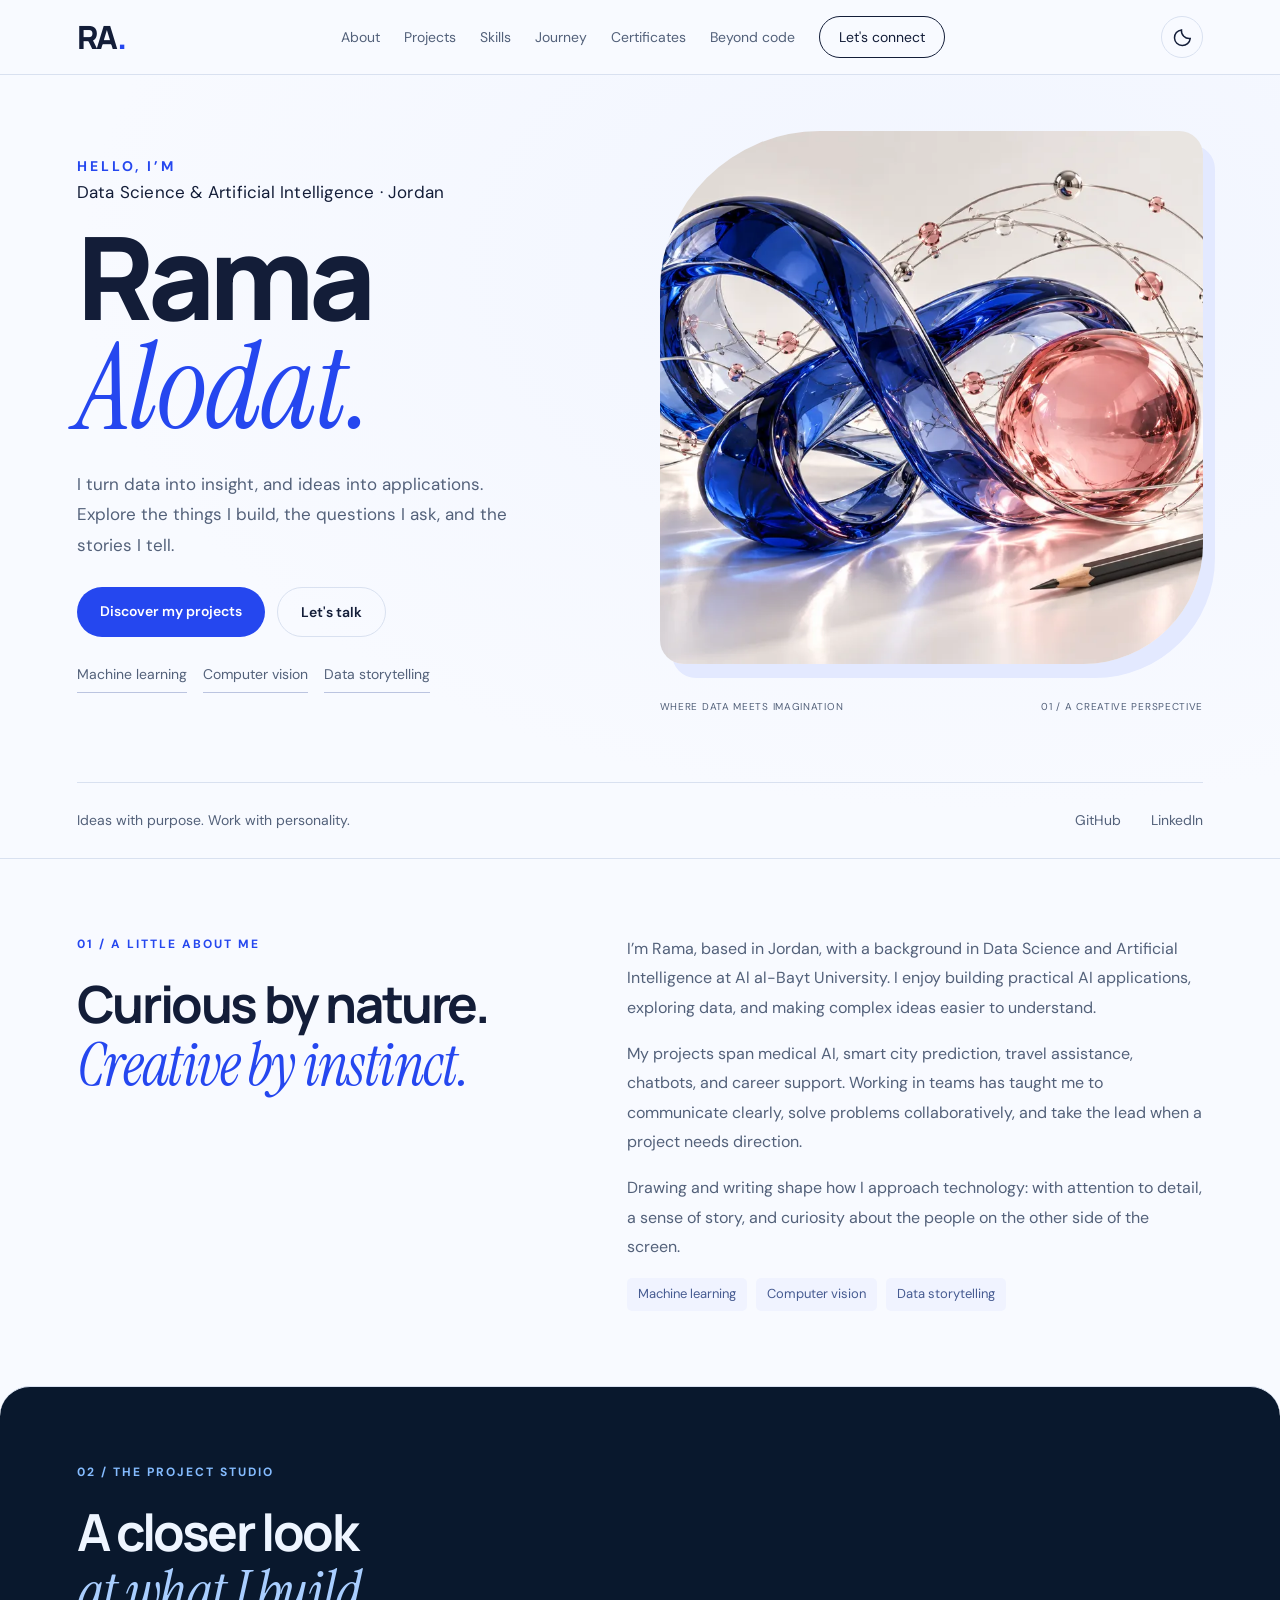
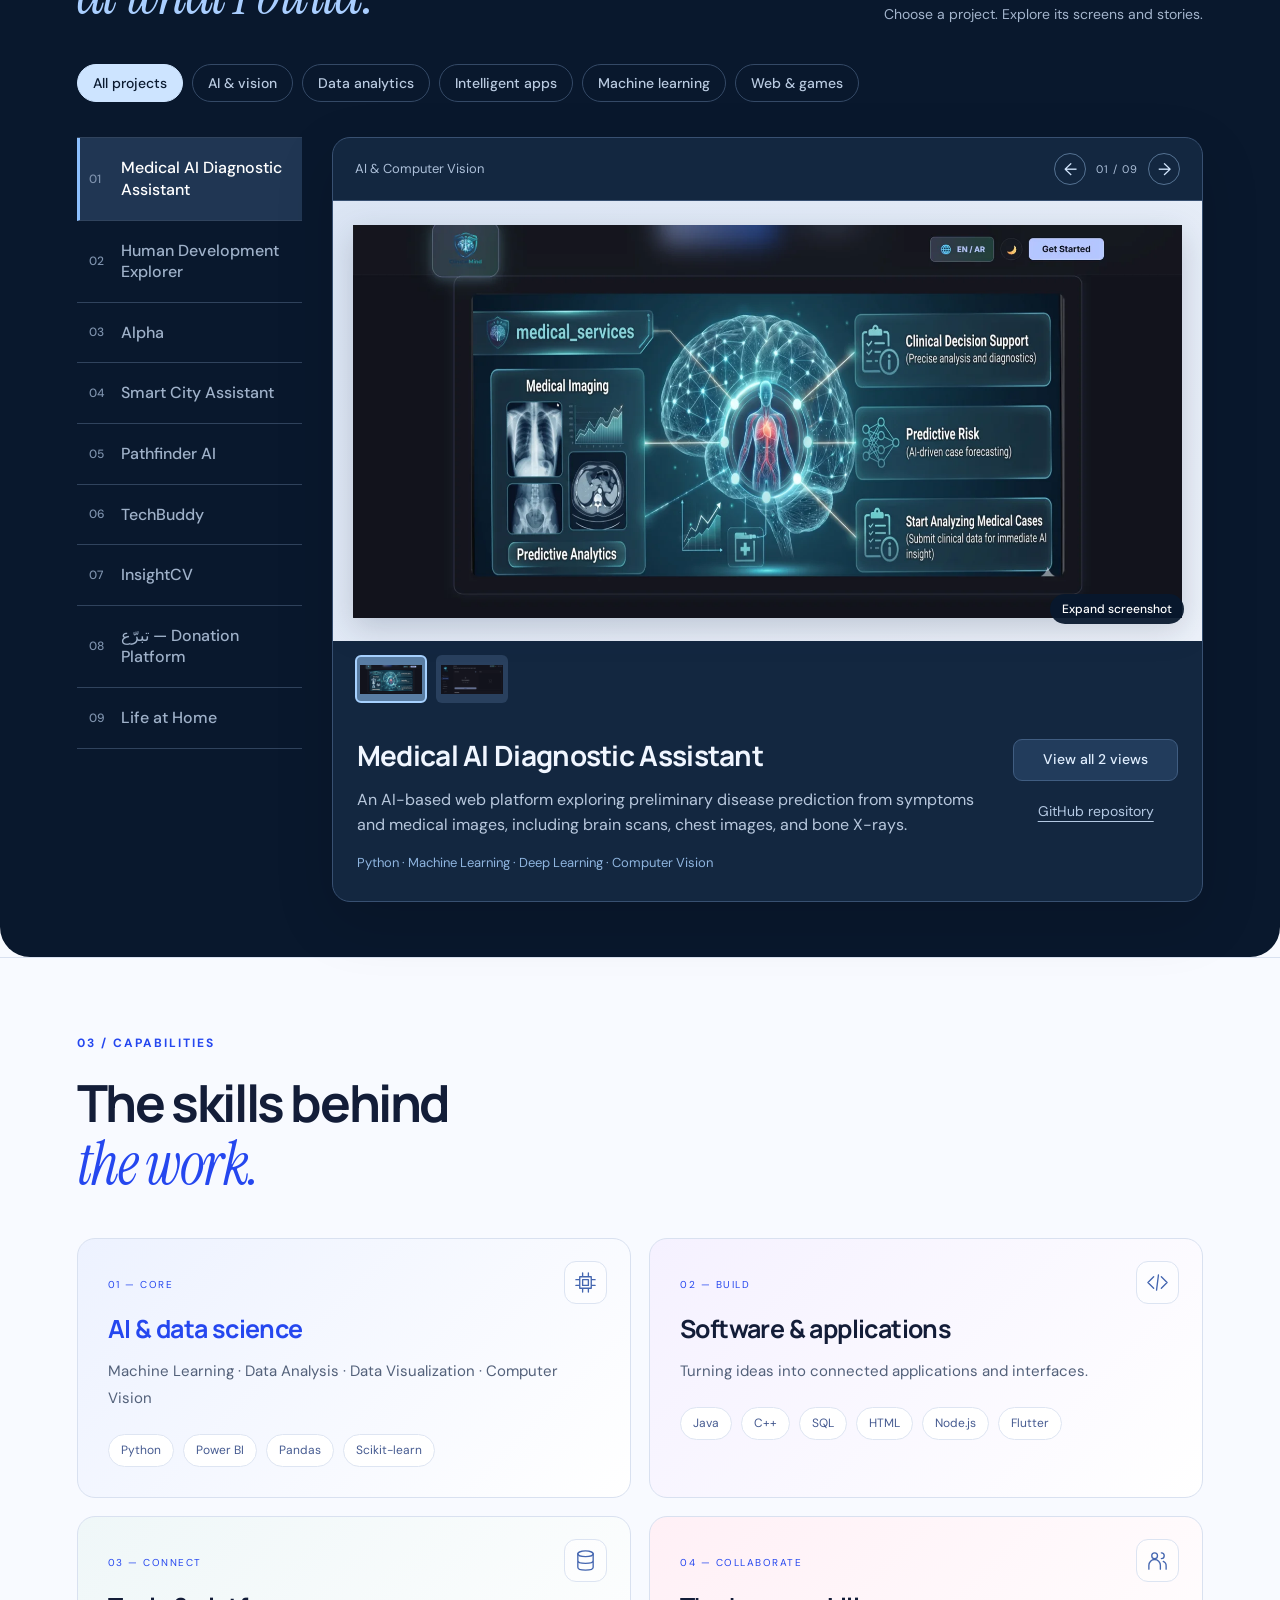
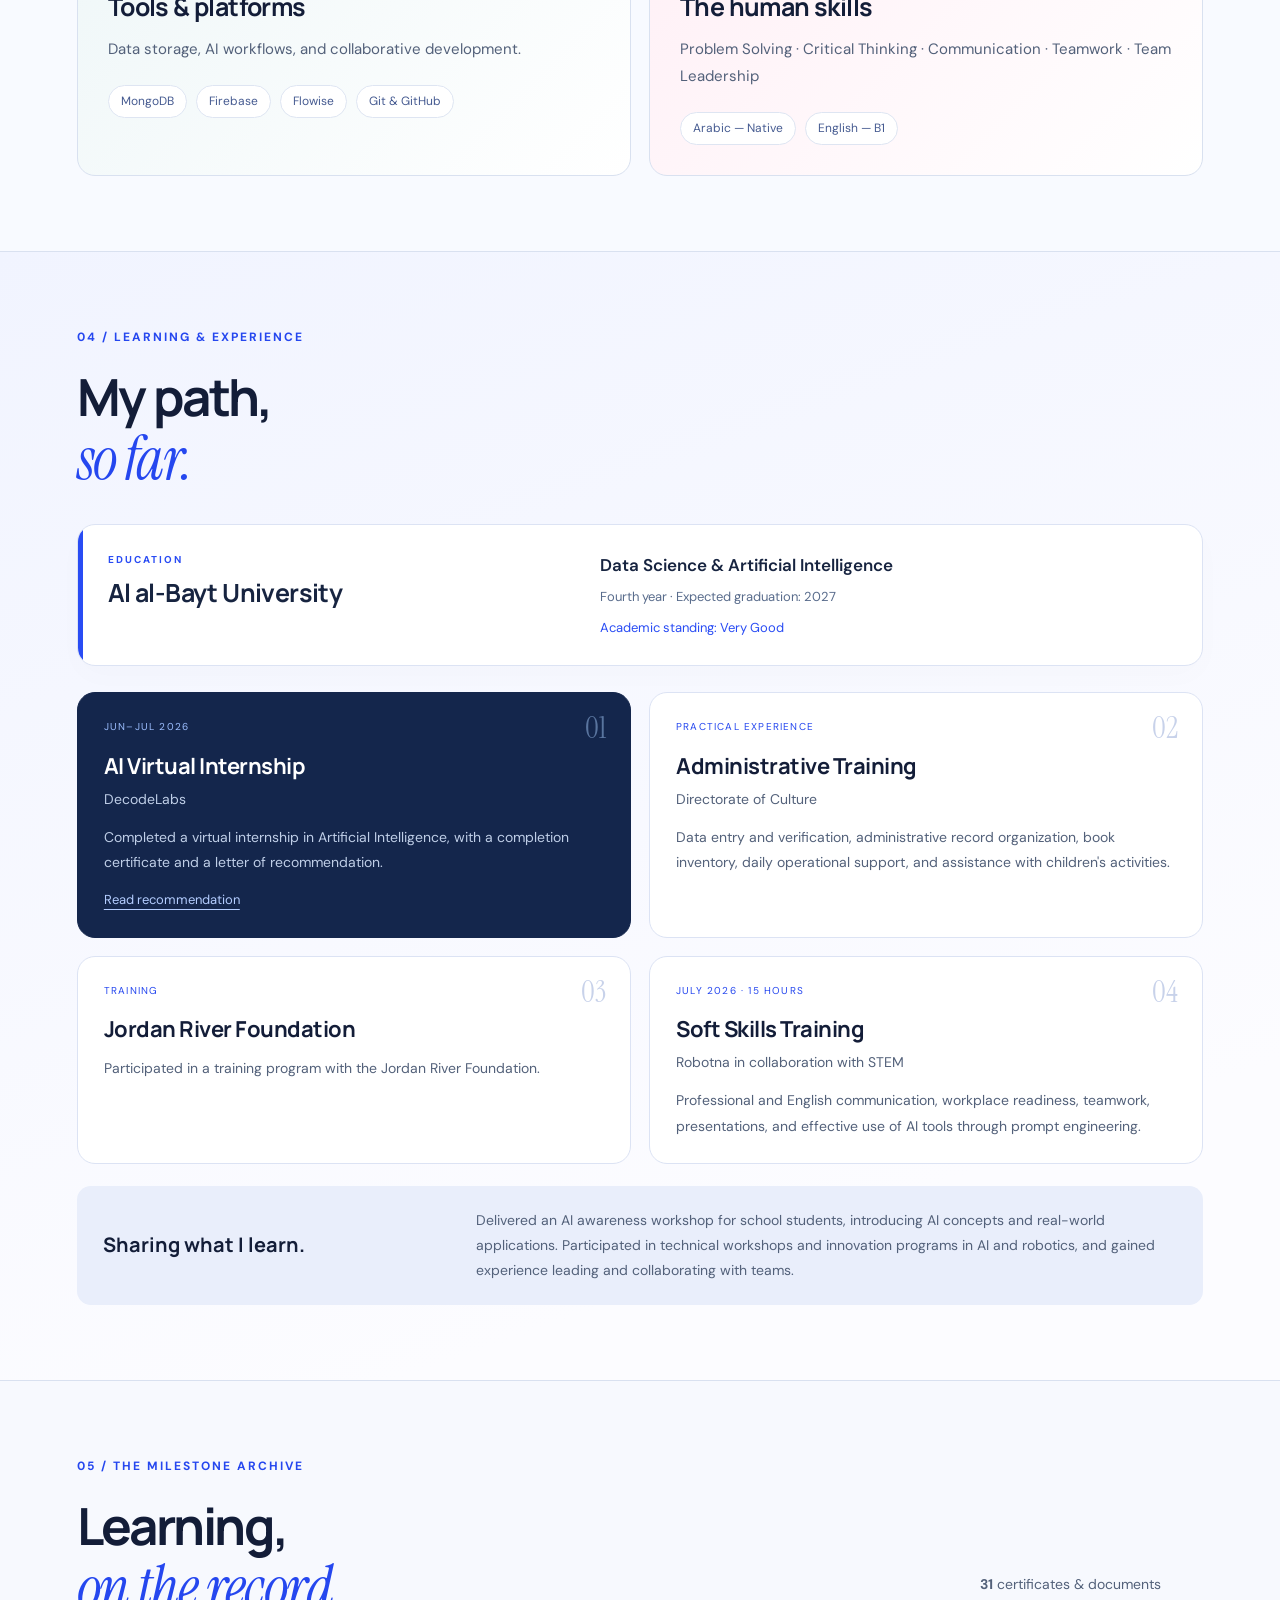
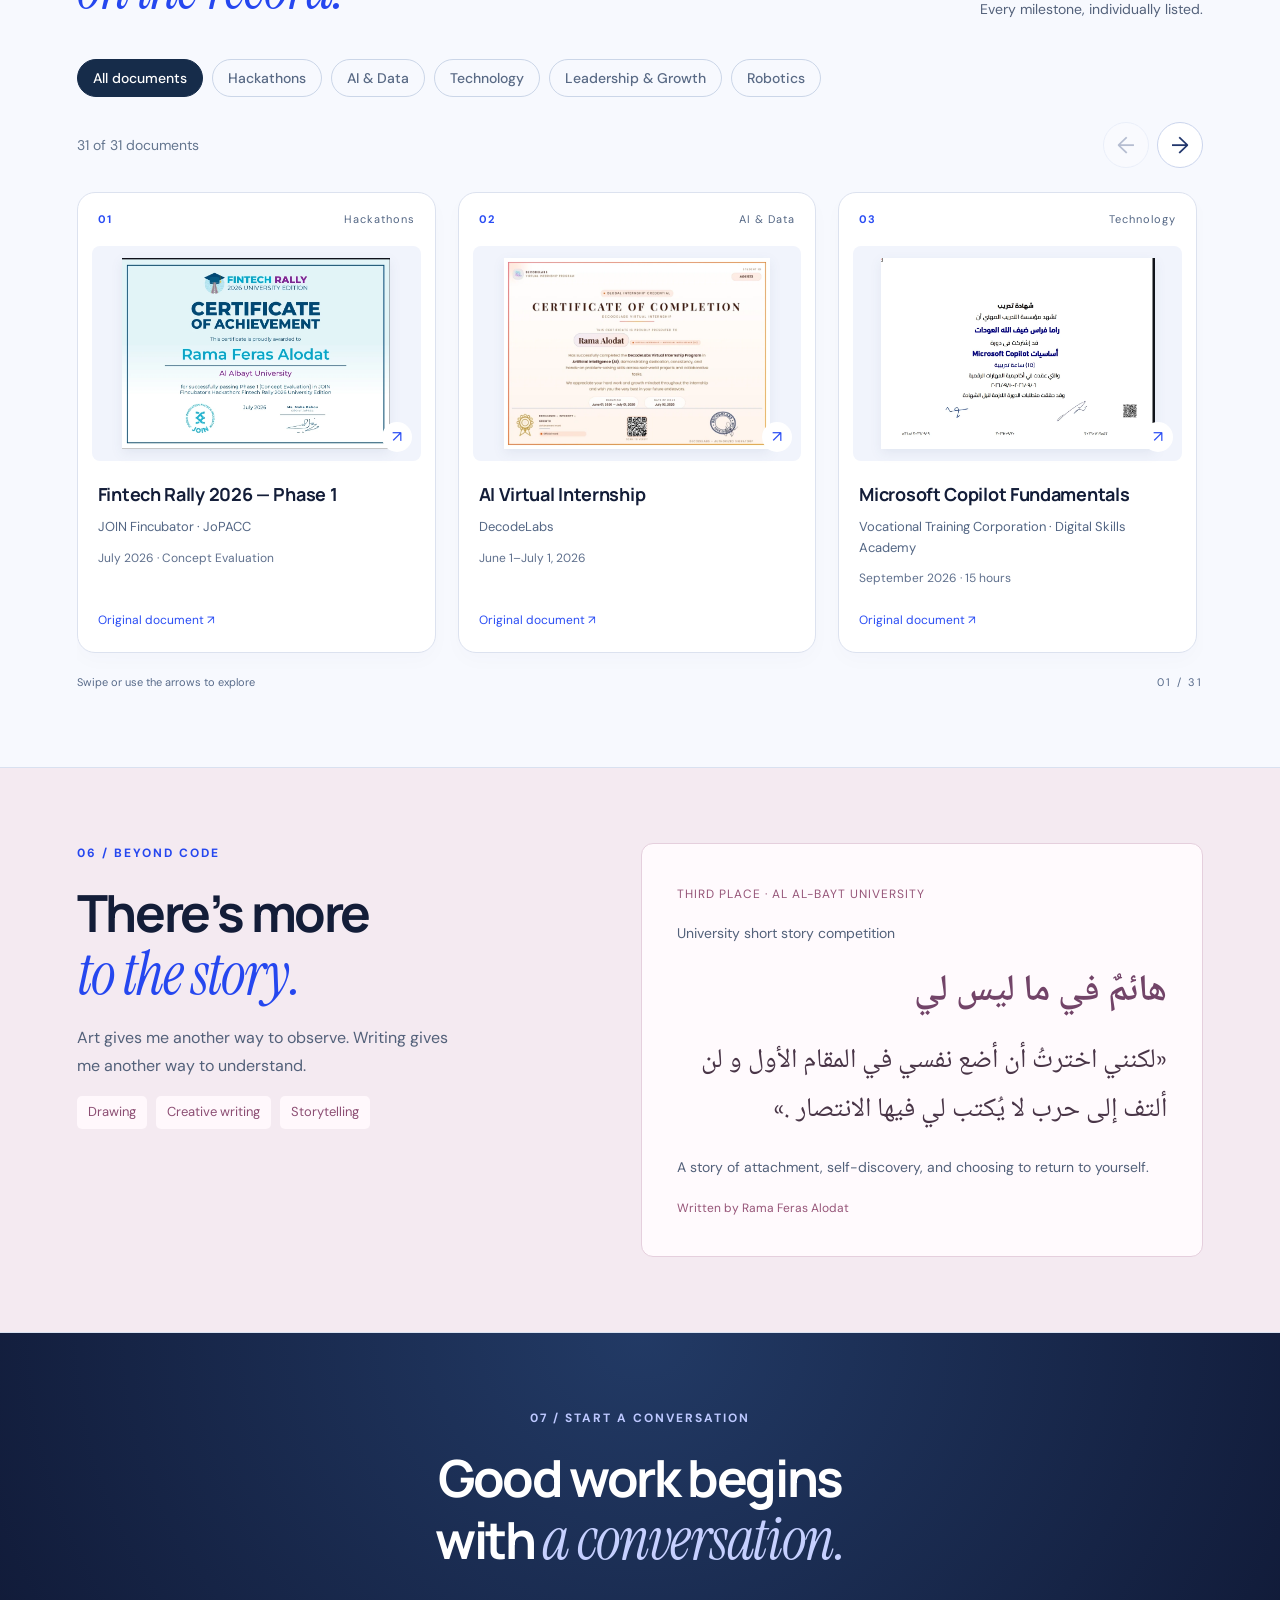
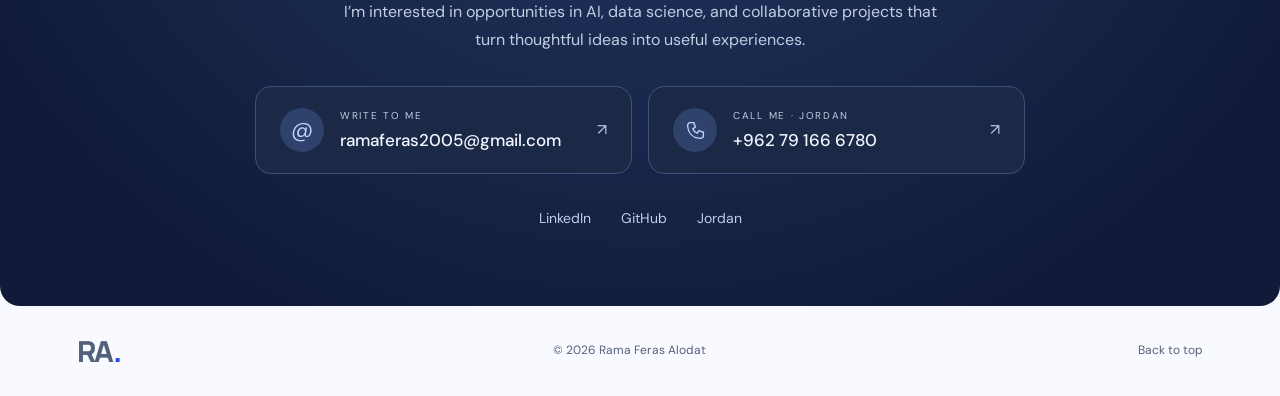
<file: index.html>
<!DOCTYPE html>

<html lang="en"><head><meta charset="utf-8"/><meta content="width=device-width, initial-scale=1" name="viewport"/><script>(()=>{let t;try{t=localStorage.getItem('rama-theme')}catch{}document.documentElement.dataset.theme=t==='dark'||t==='light'?t:matchMedia('(prefers-color-scheme: dark)').matches?'dark':'light'})();</script><meta content="Rama Feras Alodat — Data Science &amp; Artificial Intelligence. Explore medical AI, machine learning, full-stack applications, and data storytelling projects." name="description"/><meta content="#0b1020" name="theme-color"/><title>Rama Feras Alodat | Data Science &amp; AI</title><link href="favicon.svg" rel="icon" type="image/svg+xml"/><link href="style.css?v=8" rel="stylesheet"/></head><body>
<a class="skip" href="#main">Skip to content</a><header><a aria-label="Rama Alodat home" class="brand" href="#home">RA<span>.</span></a><nav id="nav"><a href="#about">About</a><a href="#projects">Projects</a><a href="#skills">Skills</a><a href="#journey">Journey</a><a href="#certificates">Certificates</a><a href="#creative">Beyond code</a><a class="nav-contact" href="#contact">Let's connect</a></nav><div class="header-controls"><button aria-controls="nav" aria-expanded="false" class="menu">Menu</button><button aria-label="Switch to dark mode" aria-pressed="false" class="theme-toggle" id="theme-toggle" type="button"><span class="theme-moon"><svg aria-hidden="true" fill="none" stroke="currentColor" stroke-width="1.7" viewbox="0 0 24 24"><path d="M20.8 13.2A9 9 0 0 1 10.8 3.3 9 9 0 1 0 20.8 13.2Z"></path></svg></span><span class="theme-sun"><svg aria-hidden="true" fill="none" stroke="currentColor" stroke-width="1.7" viewbox="0 0 24 24"><circle cx="12" cy="12" r="4"></circle><path d="M12 2v2m0 16v2M2 12h2m16 0h2M5 5l1.4 1.4m11.2 11.2L19 19M5 19l1.4-1.4M17.6 6.4 19 5"></path></svg></span></button></div><div aria-hidden="true" id="reading-progress"></div></header>
<main id="main"><section class="hero" id="home"><div class="hero-copy"><p class="eyebrow">HELLO, I’M</p><p class="profession">Data Science &amp; Artificial Intelligence · Jordan</p><h1>Rama<br/><em>Alodat.</em></h1><p class="intro">I turn data into insight, and ideas into applications. Explore the things I build, the questions I ask, and the stories I tell.</p><div class="actions"><a class="button" href="#projects">Discover my projects</a><a class="button secondary" href="mailto:ramaferas2005@gmail.com">Let's talk</a></div><div class="hero-mini"><span>Machine learning</span><span>Computer vision</span><span>Data storytelling</span></div></div><figure class="hero-art"><img alt="Original glass sculpture combining cobalt ribbons, a rose orb, and fine data-like strands with a pencil" fetchpriority="high" height="800" src="assets/rama-hero.webp" width="1200"/><figcaption><span>WHERE DATA MEETS IMAGINATION</span><span>01 / A CREATIVE PERSPECTIVE</span></figcaption></figure><div class="hero-foot"><span>Ideas with purpose. Work with personality.</span><a href="https://github.com/Ramaalodat" rel="noopener noreferrer" target="_blank">GitHub</a><a href="https://www.linkedin.com/in/rama-alodat-686aa932a" rel="noopener noreferrer" target="_blank">LinkedIn</a></div></section>
<section class="section about" id="about"><div><p class="eyebrow">01 / A LITTLE ABOUT ME</p><h2>Curious by nature.<br/><em>Creative by instinct.</em></h2></div><div class="about-copy"><p>I’m Rama, based in Jordan, with a background in Data Science and Artificial Intelligence at Al al-Bayt University. I enjoy building practical AI applications, exploring data, and making complex ideas easier to understand.</p><p>My projects span medical AI, smart city prediction, travel assistance, chatbots, and career support. Working in teams has taught me to communicate clearly, solve problems collaboratively, and take the lead when a project needs direction.</p><p>Drawing and writing shape how I approach technology: with attention to detail, a sense of story, and curiosity about the people on the other side of the screen.</p><div class="about-tags"><span>Machine learning</span><span>Computer vision</span><span>Data storytelling</span></div></div></section>
<section class="section" id="projects"><div class="section-heading"><div><p class="eyebrow">02 / THE PROJECT STUDIO</p><h2>A closer look<br/><em>at what I build.</em></h2></div><p>Choose a project. Explore its screens and stories.</p></div><div aria-label="Project categories" class="studio-filters" role="group"></div><div class="project-studio"><div aria-label="Choose a project" class="project-directory"></div><div class="project-stage"><div class="stage-top"><span id="stage-kind"></span><div class="stage-navigation"><button aria-label="Previous project" id="project-prev" type="button">←</button><span id="stage-number"></span><button aria-label="Next project" id="project-next" type="button">→</button></div></div><button aria-label="Open project gallery" id="stage-preview"></button><div id="stage-thumbnails"></div><div class="stage-caption"><div><h3 id="stage-title"></h3><p id="stage-description"></p><p id="stage-tech"></p></div><div id="stage-actions"></div></div></div></div><p aria-live="polite" class="sr-only" id="project-status"></p></section>
<section class="section" id="skills"><p class="eyebrow">03 / CAPABILITIES</p><h2>The skills behind<br/><em>the work.</em></h2><div class="skill-grid"><article class="skill primary"><span aria-hidden="true" class="skill-symbol"><svg fill="none" stroke="currentColor" stroke-linecap="round" stroke-linejoin="round" stroke-width="1.4" viewbox="0 0 24 24"><path d="M6 6h12v12H6zM9 9h6v6H9zM9 2v4m6-4v4M9 18v4m6-4v4M2 9h4m-4 6h4m12-6h4m-4 6h4"></path></svg></span><span class="skill-no">01 — CORE</span><h3>AI &amp; data science</h3><p>Machine Learning · Data Analysis · Data Visualization · Computer Vision</p><div class="pill-row"><span>Python</span><span>Power BI</span><span>Pandas</span><span>Scikit-learn</span></div></article><article class="skill"><span aria-hidden="true" class="skill-symbol"><svg fill="none" stroke="currentColor" stroke-linecap="round" stroke-linejoin="round" stroke-width="1.4" viewbox="0 0 24 24"><path d="m8 6-6 6 6 6m8-12 6 6-6 6m-3-14-2 16"></path></svg></span><span class="skill-no">02 — BUILD</span><h3>Software &amp; applications</h3><p>Turning ideas into connected applications and interfaces.</p><div class="pill-row"><span>Java</span><span>C++</span><span>SQL</span><span>HTML</span><span>Node.js</span><span>Flutter</span></div></article><article class="skill"><span aria-hidden="true" class="skill-symbol"><svg fill="none" stroke="currentColor" stroke-linecap="round" stroke-linejoin="round" stroke-width="1.4" viewbox="0 0 24 24"><ellipse cx="12" cy="5" rx="8" ry="3"></ellipse><path d="M4 5v14c0 4 16 4 16 0V5M4 12c0 4 16 4 16 0"></path></svg></span><span class="skill-no">03 — CONNECT</span><h3>Tools &amp; platforms</h3><p>Data storage, AI workflows, and collaborative development.</p><div class="pill-row"><span>MongoDB</span><span>Firebase</span><span>Flowise</span><span>Git &amp; GitHub</span></div></article><article class="skill"><span aria-hidden="true" class="skill-symbol"><svg fill="none" stroke="currentColor" stroke-linecap="round" stroke-linejoin="round" stroke-width="1.4" viewbox="0 0 24 24"><circle cx="9" cy="7" r="3"></circle><path d="M3 21v-4a6 6 0 0 1 12 0v4M16 4a3 3 0 0 1 0 6m2 3a5 5 0 0 1 3 5v3"></path></svg></span><span class="skill-no">04 — COLLABORATE</span><h3>The human skills</h3><p>Problem Solving · Critical Thinking · Communication · Teamwork · Team Leadership</p><div class="pill-row"><span>Arabic — Native</span><span>English — B1</span></div></article></div></section>
<section class="section" id="journey"><div class="section-heading"><div><p class="eyebrow">04 / LEARNING &amp; EXPERIENCE</p><h2>My path,<br/><em>so far.</em></h2></div></div><div class="journey-grid"><article class="education"><span class="eyebrow">EDUCATION</span><h3>Al al-Bayt University</h3><p class="degree">Data Science &amp; Artificial Intelligence</p><p>Fourth year · Expected graduation: 2027</p><span class="grade">Academic standing: Very Good</span></article><div class="timeline"><article><span>JUN–JUL 2026</span><h3>AI Virtual Internship</h3><h4>DecodeLabs</h4><p>Completed a virtual internship in Artificial Intelligence, with a completion certificate and a letter of recommendation.</p><a class="text-link" href="certificates/Letter_of_Recommendation.pdf" rel="noopener noreferrer" target="_blank">Read recommendation</a></article><article><span>PRACTICAL EXPERIENCE</span><h3>Administrative Training</h3><h4>Directorate of Culture</h4><p>Data entry and verification, administrative record organization, book inventory, daily operational support, and assistance with children's activities.</p></article><article><span>TRAINING</span><h3>Jordan River Foundation</h3><p>Participated in a training program with the Jordan River Foundation.</p></article><article><span>JULY 2026 · 15 HOURS</span><h3>Soft Skills Training</h3><h4>Robotna in collaboration with STEM</h4><p>Professional and English communication, workplace readiness, teamwork, presentations, and effective use of AI tools through prompt engineering.</p></article></div></div><div class="leadership"><h3>Sharing what I learn.</h3><p>Delivered an AI awareness workshop for school students, introducing AI concepts and real-world applications. Participated in technical workshops and innovation programs in AI and robotics, and gained experience leading and collaborating with teams.</p></div></section>
<section class="section" id="certificates"><div class="section-heading"><div><p class="eyebrow">05 / THE MILESTONE ARCHIVE</p><h2>Learning,<br/><em>on the record.</em></h2></div><p><strong id="cert-total">31</strong> certificates &amp; documents<br/>Every milestone, individually listed.</p></div><div aria-label="Certificate categories" class="certificate-filters" role="group"></div><div class="certificate-rail-toolbar"><p aria-live="polite" class="cert-result-count"></p><div class="certificate-arrows"><button aria-label="Previous certificates" id="cert-back">←</button><button aria-label="Next certificates" id="cert-forward">→</button></div></div><div aria-label="Certificate carousel, scroll left or right" id="certificate-rail" tabindex="0"></div><div class="certificate-rail-footer"><span>Swipe or use the arrows to explore</span><span aria-live="polite" id="cert-position"></span></div></section>
<section class="section creative" id="creative"><div><p class="eyebrow">06 / BEYOND CODE</p><h2>There’s more<br/><em>to the story.</em></h2><p>Art gives me another way to observe. Writing gives me another way to understand.</p><div class="pill-row"><span>Drawing</span><span>Creative writing</span><span>Storytelling</span></div></div><article class="writing"><span class="award">THIRD PLACE · AL AL-BAYT UNIVERSITY</span><p class="award-context">University short story competition</p><h3 dir="rtl" lang="ar">هائمٌ في ما ليس لي</h3><blockquote dir="rtl" lang="ar">«لكنني اخترتُ أن أضع نفسي في المقام الأول و لن ألتف إلى حرب لا يُكتب لي فيها الانتصار .»</blockquote><p>A story of attachment, self-discovery, and choosing to return to yourself.</p><span class="signature">Written by Rama Feras Alodat</span></article></section>
<section class="section contact" id="contact"><p class="eyebrow">07 / START A CONVERSATION</p><h2>Good work begins<br/>with <em>a conversation.</em></h2><p>I’m interested in opportunities in AI, data science, and collaborative projects that turn thoughtful ideas into useful experiences.</p><div class="contact-methods"><a class="contact-method" href="mailto:ramaferas2005@gmail.com"><span aria-hidden="true" class="contact-icon mail">@</span><span><small>Write to me</small><strong>ramaferas2005@gmail.com</strong></span><span aria-hidden="true" class="contact-arrow">↗</span></a><a class="contact-method" href="tel:+962791666780"><span class="contact-icon"><svg aria-hidden="true" fill="none" stroke="currentColor" stroke-width="1.6" viewbox="0 0 24 24"><path d="M6 3h4l2 5-3 2c1 3 2 4 5 5l2-3 5 2v4c0 2-2 3-4 3C8 20 4 16 3 7c0-2 1-4 3-4Z"></path></svg></span><span><small>Call me · Jordan</small><strong dir="ltr">+962 79 166 6780</strong></span><span aria-hidden="true" class="contact-arrow">↗</span></a></div><div class="contact-links"><a href="https://www.linkedin.com/in/rama-alodat-686aa932a" rel="noopener noreferrer" target="_blank">LinkedIn</a><a href="https://github.com/Ramaalodat" rel="noopener noreferrer" target="_blank">GitHub</a><span>Jordan</span></div></section></main><footer><a class="brand" href="#home">RA<span>.</span></a><span>© 2026 Rama Feras Alodat</span><a href="#home">Back to top</a></footer><dialog aria-label="Project and certificate gallery" id="gallery-dialog"><div class="dialog-toolbar"><h3 id="gallery-title">Gallery</h3><button autofocus="" id="gallery-close">Close</button><a hidden="" id="gallery-original" rel="noopener noreferrer" target="_blank">Open original document</a></div><div id="gallery-media"></div><div class="gallery-controls"><button id="gallery-prev">Previous</button><span aria-live="polite" id="gallery-count"></span><button id="gallery-next">Next</button></div></dialog><script src="script.js?v=8"></script></body></html>
</file>
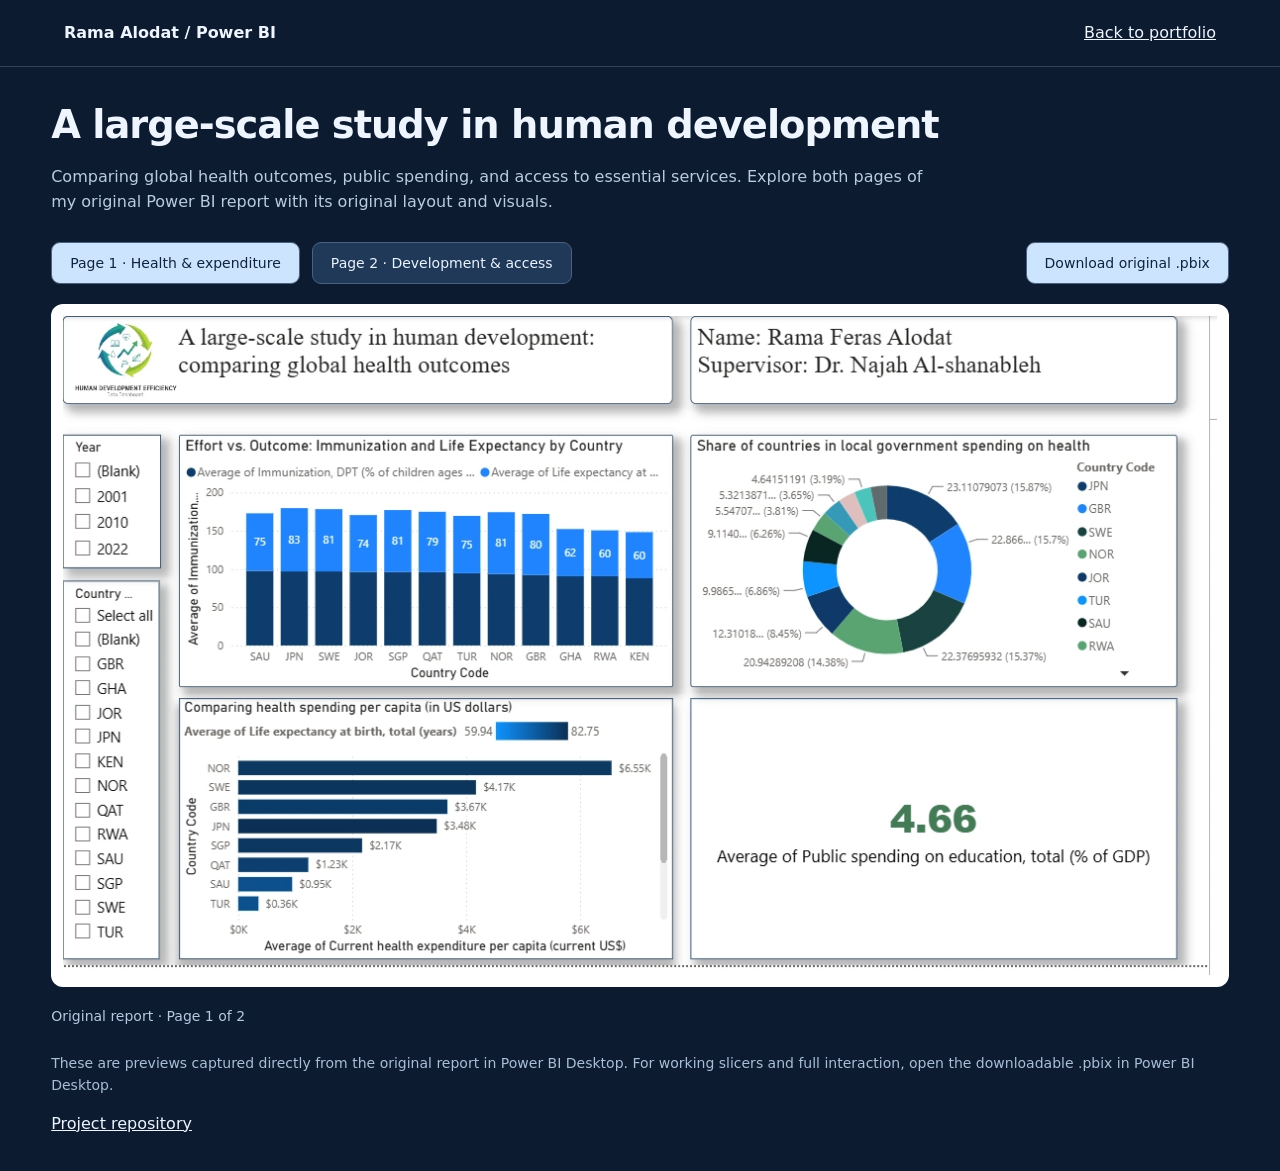
<file: demos/powerbi/index.html>
<!doctype html><html lang="en"><head><meta charset="utf-8"><meta name="viewport" content="width=device-width,initial-scale=1"><title>Original Power BI Report | Rama Alodat</title><style>
*{box-sizing:border-box}body{margin:0;background:#0c1b30;color:#eef5ff;font:16px/1.6 system-ui,sans-serif}header{padding:20px 5%;display:flex;justify-content:space-between;gap:20px;border-bottom:1px solid #33445c;flex-wrap:wrap}a{color:inherit}main{max-width:1600px;padding:35px 4%;margin:auto}h1{font-size:clamp(27px,3vw,43px);line-height:1.2;letter-spacing:-1px;margin:0 0 15px}.intro{color:#bacbe0;max-width:900px}.toolbar{display:flex;align-items:center;flex-wrap:wrap;gap:12px;margin:27px 0 20px}button,.download{font:500 14px system-ui;background:#203958;color:#eaf3ff;border:1px solid #486382;border-radius:9px;padding:12px 18px;cursor:pointer;text-decoration:none}button.selected{background:#cde4ff;color:#10243e}.download{margin-left:auto;background:#cde4ff;color:#10243e}figure{margin:0;background:white;padding:12px;border-radius:12px}#report{display:block;width:100%;height:auto;cursor:zoom-in}figcaption{margin:18px 0 0;color:#b6c9e0;font-size:14px}dialog{padding:0;border:0;width:96vw;max-width:1700px;max-height:94vh;background:white;border-radius:10px}dialog::backdrop{background:#051124de}dialog button{position:sticky;top:5px;margin:10px;z-index:2}dialog img{display:block;width:100%;height:auto}a:focus-visible,button:focus-visible{outline:3px solid #fbb657;outline-offset:3px}.note{font-size:14px;color:#a9bed7;margin-top:24px}@media(max-width:700px){main{padding:25px 5%}.download{margin-left:0}figure{padding:5px}}
</style></head><body><header><strong>Rama Alodat / Power BI</strong><a href="../../#projects">Back to portfolio</a></header><main><h1>A large-scale study in human development</h1><p class="intro">Comparing global health outcomes, public spending, and access to essential services. Explore both pages of my original Power BI report with its original layout and visuals.</p><div class="toolbar" role="group" aria-label="Choose report page"><button class="selected" data-page="1" aria-pressed="true">Page 1 · Health & expenditure</button><button data-page="2" aria-pressed="false">Page 2 · Development & access</button><a class="download" href="Rama1.pbix" download>Download original .pbix</a></div><figure><img id="report" src="../../assets/projects/powerbi/report-1.webp" alt="Original Power BI dashboard, page 1: immunization, life expectancy, health spending and education spending" tabindex="0" role="button" aria-label="Enlarge original report page"></figure><figcaption id="page-caption">Original report · Page 1 of 2</figcaption><p class="note">These are previews captured directly from the original report in Power BI Desktop. For working slicers and full interaction, open the downloadable .pbix in Power BI Desktop.</p><a href="https://github.com/Ramaalodat/powerbi" target="_blank" rel="noopener noreferrer">Project repository</a></main><dialog id="zoom"><button id="close">Close preview</button><img id="zoom-img" alt="Enlarged original Power BI report"></dialog><script>
const report=document.querySelector('#report'),modal=document.querySelector('#zoom');document.querySelectorAll('[data-page]').forEach(b=>b.addEventListener('click',()=>{report.src='../../assets/projects/powerbi/report-'+b.dataset.page+'.webp';report.alt='Original Power BI report, page '+b.dataset.page;document.querySelector('#page-caption').textContent='Original report · Page '+b.dataset.page+' of 2';document.querySelectorAll('[data-page]').forEach(x=>{x.classList.toggle('selected',x===b);x.setAttribute('aria-pressed',String(x===b))})}));function zoom(){document.querySelector('#zoom-img').src=report.src;modal.showModal()}report.addEventListener('click',zoom);report.addEventListener('keydown',e=>{if(e.key==='Enter'||e.key===' '){e.preventDefault();zoom()}});document.querySelector('#close').addEventListener('click',()=>modal.close());
</script></body></html>
</file>
<file: style.css>
@import url('https://fonts.googleapis.com/css2?family=DM+Sans:wght@400;500;600;700&family=Manrope:wght@400;500;600;700;800&family=Instrument+Serif:ital@0;1&family=Noto+Naskh+Arabic:wght@400;600&display=swap');
:root{--bg:#fcfcff;--paper:#fff;--ink:#1a2034;--muted:#626b80;--blue:#294cf4;--pink:#eab2ce;--line:#dfe3ee;--soft:#f0f3ff;--dark:#111b39}*{box-sizing:border-box}html{scroll-behavior:smooth;scroll-padding-top:105px}body{margin:0;background:var(--bg);color:var(--ink);font-family:'DM Sans',sans-serif;font-size:16px;line-height:1.75}a{color:inherit;text-decoration:none}button,summary{font:inherit}a:focus-visible,button:focus-visible,summary:focus-visible{outline:3px solid var(--blue);outline-offset:5px}header{max-width:1400px;margin:auto;display:flex;align-items:center;justify-content:space-between;padding:25px 6%;gap:24px}nav{display:flex;align-items:center;gap:24px;font-size:14px;color:var(--muted)}nav a:hover,.text-link:hover{color:var(--blue)}.brand{font:800 29px 'Manrope',sans-serif;letter-spacing:-1.5px}.brand span{color:var(--blue)}.nav-contact{border:1px solid var(--ink);border-radius:30px;padding:8px 19px;color:var(--ink)}main{max-width:1400px;margin:auto}.hero{padding:65px 6% 0;display:grid;grid-template-columns:1fr 1.05fr;gap:10px 32px;align-items:center}.eyebrow{font-size:12px;font-weight:700;letter-spacing:2px;color:var(--blue);margin:0 0 20px}.profession{font-size:15px;letter-spacing:.2px;color:var(--muted);margin:0 0 27px}h1,h2,h3{font-family:'Manrope',sans-serif;line-height:1.13;margin:0;font-weight:700}h1{font-size:clamp(50px,5.7vw,80px);letter-spacing:-4px;font-weight:800}em{font-family:'Instrument Serif',serif;font-weight:400;font-style:italic;color:var(--blue);letter-spacing:-1.6px}h1 em{font-size:1.13em}.intro{color:var(--muted);max-width:430px;margin:26px 0 30px;font-size:17px;line-height:1.8}.actions{display:flex;gap:12px;flex-wrap:wrap}.button{background:var(--blue);color:white;font-weight:600;padding:12px 23px;border-radius:30px;font-size:14px;transition:transform .2s,box-shadow .2s}.button:hover{transform:translateY(-2px);box-shadow:0 8px 24px #294cf42b}.secondary{background:transparent;color:var(--ink);border:1px solid var(--line)}.hero-mini{display:flex;flex-wrap:wrap;gap:16px;margin-top:35px;color:var(--muted);font-size:12px}.hero-mini span{border-bottom:1px solid #bbc4e0;padding-bottom:5px}.hero-art{margin:0;position:relative;align-self:stretch;display:flex;flex-direction:column;justify-content:center}.hero-art img{width:100%;height:auto;aspect-ratio:1.16;object-fit:cover;object-position:center;border-radius:130px 130px 14px 14px}.hero-art figcaption{display:flex;justify-content:space-between;gap:12px;margin-top:14px;font-size:10px;letter-spacing:1px;color:var(--muted)}.hero-foot{grid-column:1/-1;display:flex;align-items:center;gap:30px;border-top:1px solid var(--line);padding:25px 0;margin-top:45px;color:var(--muted);font-size:14px}.hero-foot>span{margin-right:auto}.section{padding:90px 6%;border-top:1px solid var(--line)}.section h2{font-size:clamp(35px,4.3vw,58px);letter-spacing:-2.4px;line-height:1.12}.section h2 em{font-size:1.16em}.about{display:grid;grid-template-columns:1fr 1.2fr;gap:100px}.about-copy p:first-child{margin-top:0}.about-copy p{color:var(--muted);font-size:16px}.about-tags,.pill-row{display:flex;flex-wrap:wrap;gap:9px}.about-tags span,.pill-row span{background:var(--soft);padding:5px 11px;font-size:13px;border-radius:5px;color:#465b91}.section-heading{display:flex;align-items:end;justify-content:space-between;gap:24px;margin-bottom:38px}.section-heading>p{margin:0;color:var(--muted);font-size:14px}.filters{display:flex;gap:8px;flex-wrap:wrap;margin-bottom:30px}.filters button{background:none;color:var(--muted);border:1px solid var(--line);padding:8px 15px;border-radius:24px;font-size:14px;cursor:pointer}.filters button.active{background:var(--ink);color:white;border-color:var(--ink)}.project-grid{display:grid;grid-template-columns:repeat(2,1fr);gap:24px}.project{padding:30px;background:var(--paper);border:1px solid var(--line);border-radius:16px;transition:transform .25s,box-shadow .25s;display:flex;flex-direction:column}.project:hover{transform:translateY(-4px);box-shadow:0 14px 35px #1a20340b}.project-top{display:flex;justify-content:space-between;color:var(--muted);font-size:12px;gap:16px;margin-bottom:28px;text-transform:uppercase;letter-spacing:1px}.project-top>span:first-child{color:var(--blue);font-size:16px;font-weight:700}.project h3{font-size:28px;letter-spacing:-1px}.project p{color:var(--muted);margin:18px 0;font-size:16px}.project details{border-top:1px solid #d4dcec;padding-top:15px;margin-top:auto}.project summary{cursor:pointer;color:var(--blue);font-size:14px;font-weight:600}.tech{font-size:14px!important;color:var(--blue)!important}.text-link{display:inline-block;font-size:14px;text-decoration:underline;text-underline-offset:5px;color:var(--blue)}.muted{color:var(--muted);font-size:14px}.project.featured{grid-column:1/-1;display:grid;grid-template-columns:1.2fr 1fr;padding:0;overflow:hidden;background:#eef2ff}.project-image{padding:36px;display:flex;align-items:center;background:#dbe4ff;min-height:350px}.project-image img{display:block;width:100%;height:auto;max-height:380px;object-fit:contain;border-radius:9px;box-shadow:0 16px 35px #17214b2b}.project-body{padding:36px;display:flex;flex-direction:column}.project-body h3{font-size:36px;letter-spacing:-1.4px}.data-project{background:#fceaf2;border-color:#f1dbe6}.project-type{font-size:12px;letter-spacing:3px;color:#965578;margin-bottom:24px}.app-project{background:#eef1ff}.insight{display:grid;grid-template-columns:1fr 2fr;gap:12px 50px;padding:32px;margin-top:32px;border-radius:14px;background:var(--dark);color:white}.insight .eyebrow{grid-row:1/3;margin:0;color:#b8c6ff}.insight p{font:500 27px 'Manrope';margin:0}.insight>span:last-child{font-size:15px;color:#c4cde3}.skill-grid{display:grid;grid-template-columns:repeat(2,1fr);gap:0;margin-top:40px;border-top:1px solid var(--line)}.skill{padding:34px 28px 34px 0;border-bottom:1px solid var(--line)}.skill:nth-child(even){padding-left:35px;border-left:1px solid var(--line)}.skill-no{font-size:12px;letter-spacing:2px;color:var(--blue)}.skill h3{font-size:27px;margin-top:18px}.skill p{color:var(--muted);font-size:16px}.skill.primary h3{color:var(--blue)}.journey-grid{display:grid;grid-template-columns:1fr 1.2fr;gap:70px}.education{background:var(--blue);color:white;padding:35px;border-radius:16px;align-self:start}.education .eyebrow{color:#ced8ff}.education h3{font-size:31px;margin-top:20px}.education p{color:#dce3ff;font-size:15px}.education .degree{font-size:19px;color:white}.grade{display:inline-block;background:#ffffff1f;color:white;padding:8px 13px;font-size:13px;border-radius:5px}.timeline{border-left:1px solid #c3cdee;padding-left:30px}.timeline article{padding-bottom:32px}.timeline article:last-child{padding-bottom:0}.timeline article>span{color:var(--blue);font-size:12px;letter-spacing:1px}.timeline h3{font-size:24px;margin-top:10px}.timeline h4{margin:7px 0;color:var(--muted);font-size:15px;font-weight:400}.timeline p{font-size:16px;color:var(--muted)}.leadership{border-top:1px solid var(--line);margin-top:40px;padding-top:30px;display:grid;grid-template-columns:1fr 2fr;gap:30px}.leadership h3{font-size:26px}.leadership p{margin:0;color:var(--muted)}.cert-grid{display:grid;grid-template-columns:repeat(2,1fr);gap:0 36px}.certificate{display:flex;align-items:center;gap:17px;padding:23px 0;border-bottom:1px solid var(--line)}.certificate:hover h3{color:var(--blue)}.cert-mark{font-size:24px;color:var(--blue)}.certificate h3{font-size:16px;line-height:1.4}.certificate p{font-size:14px;margin:4px 0;color:var(--muted)}.certificate small{font-size:12px;color:var(--blue)}.view{font-size:12px;color:var(--muted);margin-left:auto}.more-certificates{margin-top:25px;color:var(--muted)}.more-certificates summary{cursor:pointer;font-size:14px}.supplemental{display:grid;grid-template-columns:1fr 1fr;gap:12px;margin-top:20px}.supplemental a{font-size:14px;color:var(--blue);border-bottom:1px solid var(--line);padding:8px}.creative{display:grid;grid-template-columns:1fr 1.15fr;gap:75px;background:#f4eaf1}.creative>div>p:not(.eyebrow){color:var(--muted);max-width:380px}.creative .pill-row span{background:#fff8fc;color:#8c4e73}.writing{background:#fffafd;border:1px solid #e5cfdd;border-radius:12px;padding:35px}.award{font-size:12px;letter-spacing:1px;color:#965578}.award-context{font-size:14px;color:var(--muted)}.writing h3{font-family:'Noto Naskh Arabic',serif;font-size:37px;font-weight:600;margin:25px 0;color:#724468}.writing blockquote{font-family:'Noto Naskh Arabic',serif;font-size:27px;line-height:1.8;margin:20px 0;color:#493547}.writing>p{font-size:14px;color:var(--muted)}.signature{font-size:12px;color:#965578}.contact{text-align:center;background:var(--dark);color:white;border-radius:0 0 20px 20px}.contact .eyebrow{color:#bdc8ff}.contact h2{font-size:clamp(38px,5vw,66px)}.contact h2 em{color:#c6d0ff}.contact>p:not(.eyebrow){max-width:620px;margin:25px auto;color:#c3cde4}.email{font-size:clamp(18px,3vw,27px);display:inline-block;border-bottom:1px solid #b6c4ff;padding-bottom:8px;margin:15px 0 25px;overflow-wrap:anywhere}.contact-links{display:flex;justify-content:center;gap:30px;font-size:14px;color:#c3cde4}footer{max-width:1400px;margin:auto;display:flex;align-items:center;justify-content:space-between;gap:20px;padding:25px 6%;font-size:12px;color:var(--muted)}.menu{display:none}.skip{position:absolute;left:20px;top:-80px;background:var(--blue);color:white;padding:8px;z-index:10}.skip:focus{top:10px}.sr-only{position:absolute;width:1px;height:1px;padding:0;margin:-1px;overflow:hidden;clip:rect(0,0,0,0);white-space:nowrap;border:0}[hidden]{display:none!important}@media(max-width:1100px){nav{gap:14px;font-size:12px}.hero{gap:25px}.hero-art img{border-radius:100px 100px 12px 12px}.about,.journey-grid,.creative{gap:40px}.hero-mini{gap:12px}.hero-art figcaption{font-size:9px}}@media(max-width:780px){header{position:relative;padding:20px 6%}.menu{display:block;border:1px solid var(--line);padding:6px 16px;background:none;color:var(--ink);border-radius:20px;font-size:14px}nav{display:none;position:absolute;top:76px;left:5%;right:5%;padding:22px;background:white;border:1px solid var(--line);border-radius:12px;z-index:5;font-size:16px;box-shadow:0 15px 30px #1a203414}nav.open{display:flex;flex-direction:column;align-items:start;gap:15px}.hero{grid-template-columns:1fr;padding:35px 6% 0;gap:35px}h1{font-size:58px;letter-spacing:-3px}.profession{font-size:14px}.intro{font-size:16px}.hero-art img{aspect-ratio:1.5;border-radius:75px 75px 12px 12px}.hero-mini{margin-top:25px}.hero-art figcaption{font-size:9px;letter-spacing:.5px}.hero-foot{margin-top:5px;gap:20px;flex-wrap:wrap;font-size:12px}.hero-foot>span{flex-basis:100%}.section{padding:60px 6%}.section h2{letter-spacing:-1.7px;font-size:40px}.about,.journey-grid,.creative{grid-template-columns:1fr;gap:30px}.section-heading{display:block}.section-heading>p{margin-top:20px}.project-grid,.skill-grid,.cert-grid{grid-template-columns:1fr}.project{padding:26px}.project.featured{grid-template-columns:1fr}.project-image{padding:25px;min-height:0}.project-body{padding:27px}.project-body h3{font-size:29px}.skill:nth-child(even){padding-left:0;border-left:0}.skill{padding:28px 0}.insight{display:block;padding:26px}.insight p{margin:12px 0;font-size:23px}.leadership{grid-template-columns:1fr;gap:15px}.supplemental{grid-template-columns:1fr}.writing{padding:25px}footer{flex-wrap:wrap}.certificate{padding:20px 0}.contact{border-radius:0}.contact h2{font-size:44px}}@media(max-width:360px){h1{font-size:50px}.section h2{font-size:35px}.contact h2{font-size:38px}.hero-mini{gap:10px}}@media(prefers-reduced-motion:reduce){html{scroll-behavior:auto}*{transition:none!important;transform:none!important}}
/* Rama / portfolio studio */
:root{--bg:#f8faff;--ink:#131d38;--blue:#2547ef;--line:#d9e1f0;--muted:#53617a}
header{padding-top:22px;padding-bottom:22px}header .brand{font-size:32px}.hero{padding-top:38px;gap:24px 34px;position:relative}.hero h1{font-size:clamp(78px,9vw,132px);line-height:.94;letter-spacing:-6px;margin:8px 0 25px}.hero h1 em{font-size:1.04em}.hero .eyebrow{font-size:14px;letter-spacing:3px;margin:0}.hero .profession{font-size:17px;margin-bottom:14px;color:var(--ink)}.intro{margin:16px 0 26px;font-size:17px;max-width:460px}.hero-art{padding:18px 0 18px 16px}.hero-art img{border-radius:160px 24px 120px 24px;aspect-ratio:1.02;box-shadow:16px 18px 0 #e3e9ff;object-position:50% 50%}.hero-art figcaption{margin-top:34px;font-size:12px;letter-spacing:.5px}.hero-mini{font-size:14px;margin-top:25px}.hero-foot{margin-top:25px}.section h2{font-size:clamp(36px,4vw,54px)}.section{padding-top:75px;padding-bottom:75px}
#projects{background:#edf2ff;border-radius:32px}.project-grid{gap:32px}.project{border:0;border-radius:22px;box-shadow:0 8px 24px #18295808;padding:28px;overflow:hidden}.visual-project{position:relative}.project-preview{display:block;position:relative;cursor:pointer;width:calc(100% + 56px);margin:-28px -28px 25px;padding:20px;background:#dce7fa;border:0;min-height:245px;text-align:left;color:var(--ink);overflow:hidden}.project-preview img,.project-preview video{display:block;width:100%;height:260px;object-fit:contain;border-radius:10px;background:#fff;transition:transform .4s}.project-preview:hover img{transform:scale(1.025)}.preview-label{position:absolute;bottom:30px;right:30px;border-radius:20px;background:#101c39ed;color:white;padding:7px 13px;font:500 13px 'DM Sans',sans-serif}.project-top{margin-bottom:16px;font-size:12px}.project h3{font-size:29px}.project p{margin:14px 0}.project details{margin-top:15px}.project-links{display:flex;align-items:center;gap:18px;margin-top:22px;flex-wrap:wrap}.gallery-link,.demo-link{border:0;background:var(--blue);padding:10px 16px;color:white;font:600 14px 'DM Sans',sans-serif;border-radius:22px;cursor:pointer}.project-grid>.project:first-child{grid-column:1/-1;display:grid;grid-template-columns:1.25fr 1fr;column-gap:35px;align-content:center;padding:35px}.project-grid>.project:first-child .project-preview{grid-column:1;grid-row:1/6;margin:-35px 0 -35px -35px;width:calc(100% + 35px);height:calc(100% + 70px);display:flex;align-items:center;padding:28px;background:#dce7fa}.project-grid>.project:first-child .project-preview img{height:380px}.project-grid>.project:first-child>:not(.project-preview){grid-column:2}.dashboard-cover{background:#102e96;padding:30px;color:white;display:flex;flex-direction:column;justify-content:space-between;min-height:300px}.cover-kicker{font-size:12px;letter-spacing:2px}.dashboard-cover strong,.game-cover strong{font:800 46px/1.04 'Manrope',sans-serif;letter-spacing:-2px;margin:15px 0}.dashboard-cover i,.game-cover i{font-family:'Instrument Serif',serif;font-weight:400;color:#c5d6ff}.cover-bottom{font-size:14px}.game-cover{background:#c9f0c5;display:flex;flex-direction:column;justify-content:space-between;padding:30px;min-height:300px}.game-cover i{color:#254c38}.game-cover strong{font-size:61px}.insight{margin-top:38px}
#certificates{overflow:hidden}.cert-grid{display:flex;gap:24px;overflow-x:auto;scroll-snap-type:x mandatory;padding:25px 4px 28px;scrollbar-color:var(--blue) #e0e7fa}.cert-card{flex:0 0 340px;display:flex;flex-direction:column;align-items:stretch;padding:0 0 22px;border:1px solid var(--line);border-radius:16px;background:white;overflow:hidden;scroll-snap-align:start;transition:transform .2s,box-shadow .2s;gap:16px}.cert-card:nth-child(3n+2){transform:translateY(12px)}.cert-card:hover{box-shadow:0 10px 30px #18295814}.cert-preview{height:235px;padding:18px;background:#e7edff;display:flex;align-items:center;justify-content:center}.cert-preview img{width:100%;height:100%;object-fit:contain;filter:drop-shadow(0 6px 6px #18295818)}.cert-card>div:not(.cert-preview){padding:0 22px}.cert-card .view{margin:0 22px;color:var(--blue);font-size:14px}.cert-card h3{font-size:18px}.cert-card small{font-size:13px}.pdf-preview{background:#1838a2;color:white;display:flex;flex-direction:column;align-items:start;justify-content:space-between;padding:24px}.pdf-preview strong{font:600 29px/1.2 'Manrope',sans-serif}.pdf-preview span{font-size:13px}.more-certificates{margin-top:22px}.cert-grid:focus-visible{outline:3px solid var(--blue)}.cert-hint{font-size:14px;color:var(--muted)}
dialog{border:0;border-radius:18px;width:min(1120px,94vw);max-height:92vh;padding:20px;background:#f9fbff;color:var(--ink);box-shadow:0 30px 80px #0004}dialog::backdrop{background:#08132bc9;backdrop-filter:blur(6px)}.dialog-toolbar{display:flex;align-items:center;justify-content:space-between;gap:20px;margin-bottom:16px}.dialog-toolbar h3{font-size:20px}.dialog-toolbar button,.gallery-controls button{background:white;border:1px solid var(--line);border-radius:20px;padding:8px 18px;font-size:14px;cursor:pointer}#gallery-media{display:flex;align-items:center;justify-content:center;background:#e6edfa;border-radius:10px;min-height:180px}#gallery-media img,#gallery-media video{width:100%;max-height:69vh;object-fit:contain;display:block}.gallery-controls{display:flex;justify-content:center;align-items:center;gap:25px;margin-top:15px;font-size:14px}
@media(max-width:1100px){.hero h1{font-size:100px;letter-spacing:-5px}.hero-art img{border-radius:100px 20px 80px 20px}.hero-art figcaption{font-size:12px}.project-grid>.project:first-child{grid-template-columns:1fr 1fr}.project-preview img,.project-preview video{height:220px}}
@media(max-width:780px){.hero h1{font-size:clamp(74px,19vw,112px);letter-spacing:-4px}.hero .profession{font-size:16px}.hero-art{padding:0 15px 0 0}.hero-art img{aspect-ratio:1.45;border-radius:90px 20px 65px 20px;box-shadow:10px 12px 0 #e3e9ff}.hero-art figcaption{margin-top:24px;font-size:12px;flex-wrap:wrap}.hero-foot{margin-top:10px}.hero-mini{font-size:14px}#projects{border-radius:20px}.project-grid{grid-template-columns:1fr;gap:25px}.project-grid>.project:first-child{display:flex;padding:28px}.project-grid>.project:first-child .project-preview{width:calc(100% + 56px);height:auto;margin:-28px -28px 25px;padding:20px;display:block}.project-grid>.project:first-child .project-preview img{height:240px}.project-preview img,.project-preview video{height:240px}.cert-card{flex-basis:86vw;max-width:350px}.cert-preview{height:225px}.section{padding-top:55px;padding-bottom:55px}.dashboard-cover strong{font-size:42px}.dialog-toolbar h3{font-size:17px}.gallery-controls{gap:10px}dialog{padding:14px}}

/* The project studio and complete milestone archive */
#projects{background:#09182d;color:#eef5ff;border-radius:30px;padding-bottom:55px}#projects .eyebrow{color:#85bcff}#projects h2 em{color:#a9ceff}#projects .section-heading>p{color:#a4b5cd}.studio-filters,.certificate-filters{display:flex;flex-wrap:wrap;gap:9px;margin:25px 0}.studio-filter,.archive-filter{font:500 14px 'DM Sans',sans-serif;border:1px solid #344966;background:transparent;color:#b9cae0;padding:9px 15px;border-radius:22px;cursor:pointer}.studio-filter.selected{color:#0b1b31;background:#cde4ff;border-color:#cde4ff}.project-studio{display:grid;grid-template-columns:225px minmax(0,1fr);gap:30px;margin-top:35px}.project-directory{border-top:1px solid #30435d;display:flex;flex-direction:column;align-self:start}.project-choice{border:0;border-bottom:1px solid #30435d;background:transparent;text-align:left;color:#9fb1c9;font:500 16px/1.35 'DM Sans',sans-serif;display:flex;gap:12px;align-items:center;padding:19px 12px;cursor:pointer;border-radius:0;transition:background .2s,color .2s}.choice-number{font-size:12px;color:#7e92ad;flex:0 0 20px;font-variant-numeric:tabular-nums}.project-choice.selected{background:#203653;color:white;border-left:3px solid #8dc0ff;padding-left:9px}.project-choice:hover{color:white;background:#172c46}.project-stage{min-width:0;border:1px solid #385071;border-radius:18px;overflow:hidden;background:#132740}.stage-top{display:flex;justify-content:space-between;gap:16px;padding:15px 22px;color:#acbfd8;font-size:13px;border-bottom:1px solid #385071}.stage-top span:last-child{font-variant-numeric:tabular-nums}#stage-preview{display:flex;position:relative;border:0;padding:30px;background:#dbe5f4;width:100%;height:440px;align-items:center;justify-content:center;cursor:zoom-in;color:var(--ink)}#stage-preview:disabled{cursor:default}#stage-preview img{display:block;width:100%;height:100%;object-fit:contain;filter:drop-shadow(0 10px 16px #0d1d3830);border-radius:4px}#stage-preview video{width:100%;height:100%;object-fit:contain}#stage-preview.portrait-stage{background:#ede4ee}#stage-preview.portrait-stage img{width:auto;max-width:100%;border-radius:16px}.expand-tag{position:absolute;bottom:17px;right:18px;background:#08182eee;color:#fff;padding:7px 12px;font:500 12px 'DM Sans',sans-serif;border-radius:20px}#stage-thumbnails{display:flex;gap:9px;padding:14px 22px;background:#132740;overflow-x:auto}.stage-thumb{background:#29405e;border:2px solid transparent;border-radius:6px;width:72px;height:48px;padding:3px;cursor:pointer;flex-shrink:0}.stage-thumb img{width:100%;height:100%;object-fit:contain}.stage-thumb.selected{border-color:#a6d1ff;background:#597da3}.stage-caption{padding:12px 24px 27px;display:grid;grid-template-columns:minmax(0,1fr) 165px;gap:20px}.stage-caption h3{font-size:28px;line-height:1.16;color:#f0f6ff;letter-spacing:-.7px}.stage-caption p{font-size:16px;color:#b8c8dd;line-height:1.6;margin:15px 0}#stage-tech{font-size:13px;line-height:1.6;color:#8fb5df;margin-bottom:0}#stage-actions{display:flex;align-items:stretch;justify-content:start;flex-direction:column;gap:10px}.studio-action{display:block;text-align:center;background:#223c5c;border:1px solid #405d81;border-radius:9px;padding:10px 12px;color:#e1efff;font:500 14px/1.4 'DM Sans',sans-serif;cursor:pointer}.studio-action.primary{background:#cde4ff;color:#102846;border-color:#cde4ff}.studio-repo{font-size:14px;color:#b4c9e3;text-decoration:underline;text-underline-offset:5px;text-align:center;margin:8px 0}.typographic-stage{width:100%;height:100%;background:#183a71;color:#d9e9ff;padding:35px;display:flex;flex-direction:column;justify-content:space-between;align-items:start;text-align:left;border-radius:6px}.typographic-stage>span{font:500 14px 'DM Sans',sans-serif;letter-spacing:1px}.typographic-stage strong{font:600 68px/1.04 'Instrument Serif',serif;letter-spacing:-1px}.typographic-stage.game-type{background:#233f30;color:#dbefbc}
#certificates{background:#f7f9fe}.archive-filter{border-color:#cbd6e8;color:#596a85}.archive-filter.selected{background:#162c4a;color:#fff;border-color:#162c4a}.cert-result-count{font-size:14px;color:#64768f;margin-bottom:28px}.certificate-wall{display:grid;grid-template-columns:repeat(3,minmax(0,1fr));gap:28px 24px}.archive-certificate{min-width:0;display:flex;flex-direction:column;border:1px solid #d3deed;border-radius:12px;background:white;overflow:hidden;transition:transform .2s,box-shadow .2s;box-shadow:0 6px 0 #e0e7f4}.archive-certificate:hover{transform:translateY(-5px);box-shadow:0 12px 24px #15274716}.archive-photo{height:225px;display:flex;align-items:center;justify-content:center;padding:20px;background:#e7edf7}.archive-certificate:nth-child(3n+2) .archive-photo{background:#e6eff0}.archive-certificate:nth-child(3n+3) .archive-photo{background:#eee9f4}.archive-photo img{width:100%;height:100%;object-fit:contain;filter:drop-shadow(0 4px 7px #16274725)}.archive-meta{padding:22px;display:flex;flex-direction:column;flex:1}.archive-category{font-size:12px;font-weight:600;color:#4e6b94;letter-spacing:.5px}.archive-meta h3{font-size:20px;line-height:1.3;margin:11px 0 8px;letter-spacing:-.3px}.archive-meta p{font-size:14px;color:#66768f;line-height:1.5;margin:0 0 8px}.archive-meta small{font-size:13px;color:#486f9d}.archive-open{display:block;margin-top:auto;padding-top:20px;font-size:14px;color:var(--blue)}#gallery-original{font-size:14px;color:var(--blue);text-decoration:underline;text-underline-offset:4px}.dialog-toolbar h3{margin-right:auto}.dialog-toolbar{flex-wrap:wrap}.archive-certificate:focus-visible,.project-choice:focus-visible,.stage-thumb:focus-visible,.studio-action:focus-visible{outline:3px solid #fba943;outline-offset:3px}
@media(max-width:1100px){.project-studio{grid-template-columns:185px minmax(0,1fr);gap:20px}.project-choice{font-size:14px}.stage-caption{grid-template-columns:1fr}.stage-caption h3{font-size:26px}#stage-actions{flex-direction:row;flex-wrap:wrap;align-items:center}.studio-repo{text-align:left}#stage-preview{height:360px;padding:20px}.certificate-wall{grid-template-columns:repeat(2,minmax(0,1fr))}}
@media(max-width:780px){#projects{border-radius:20px}.project-studio{display:block;margin-top:22px}.project-directory{display:flex;flex-direction:row;gap:8px;overflow-x:auto;border:0;padding-bottom:16px}.project-choice{flex:0 0 170px;border:1px solid #3a4d68;border-radius:10px;padding:12px;align-items:start;font-size:14px;line-height:1.4}.project-choice.selected{border:1px solid #a3cfff;padding:12px}.project-choice .choice-number{flex-basis:15px}#stage-preview{height:310px;padding:16px}.stage-top{padding:13px 16px;font-size:12px}.stage-caption{padding:12px 18px 24px;gap:13px}.stage-caption h3{font-size:25px}.stage-caption p{font-size:16px}.stage-thumb{width:60px;height:42px}#stage-thumbnails{padding:12px 16px}.typographic-stage{padding:25px}.typographic-stage strong{font-size:58px}.typographic-stage>span{font-size:13px}.studio-filters{gap:8px}.studio-filter,.archive-filter{font-size:14px;padding:7px 12px}.certificate-wall{grid-template-columns:1fr;gap:25px}.archive-certificate{display:grid;grid-template-columns:1fr}.archive-photo{height:260px;padding:22px}.archive-meta{padding:22px}.archive-meta h3{font-size:22px}.dialog-toolbar h3{flex:1 1 60%;font-size:17px}#gallery-original{order:3}#gallery-media img{max-height:62vh}.expand-tag{font-size:12px;bottom:10px;right:10px}}


/* Horizontal certificate gallery */
.certificate-rail-toolbar{display:flex;align-items:center;justify-content:space-between;gap:20px;margin:20px 0 12px}.certificate-rail-toolbar .cert-result-count{margin:0}.certificate-arrows{display:flex;gap:8px}.certificate-arrows button{width:46px;height:46px;border:1px solid #cbd5ed;border-radius:50%;background:white;color:#21366c;font-size:23px;cursor:pointer;transition:background .2s}.certificate-arrows button:hover:not(:disabled){background:#2547ef;color:white}.certificate-arrows button:disabled{opacity:.3;cursor:default}
#certificate-rail{display:flex;gap:22px;overflow-x:auto;scroll-snap-type:x mandatory;scrollbar-width:none;padding:12px 3px 18px;overscroll-behavior-x:contain}#certificate-rail::-webkit-scrollbar{display:none}
.rail-certificate{flex:0 0 calc((100% - 44px)/3);min-width:0;border:1px solid #dce2ef;background:white;border-radius:18px;overflow:hidden;scroll-snap-align:start;display:flex;flex-direction:column;box-shadow:0 8px 20px #21336505}
.rail-card-top{display:flex;justify-content:space-between;gap:12px;padding:17px 20px;font-size:10px;letter-spacing:1px;color:#7181a1}.rail-card-top>span:first-child{color:#294cf4;font-weight:700}
.rail-cert-preview{height:215px;margin:0 14px;padding:12px;border:0;border-radius:8px;background:#f1f4fc;cursor:zoom-in;position:relative;display:block}
.rail-cert-preview img{width:100%;height:100%;object-fit:contain;filter:drop-shadow(0 4px 6px #21336512);transition:transform .25s}.rail-cert-preview:hover img{transform:scale(1.03)}
.rail-cert-preview>span{position:absolute;bottom:9px;right:9px;background:#fff;color:#294cf4;border-radius:50%;width:30px;height:30px;display:grid;place-items:center}
.rail-cert-meta{padding:21px 20px;display:flex;flex-direction:column;flex:1}.rail-cert-meta h3{font-size:18px;line-height:1.35;letter-spacing:-.3px}.rail-cert-meta p{font-size:12px;color:#697793;line-height:1.6;margin:10px 0}.rail-cert-meta small{font-size:11px;color:#7685a0}.rail-cert-meta a{margin-top:auto;padding-top:17px;font-size:11px;color:#294cf4}
.certificate-rail-footer{display:flex;justify-content:space-between;gap:12px;color:#73809b;font-size:11px;margin-top:2px}#cert-position{font-variant-numeric:tabular-nums;letter-spacing:2px}
/* A composed education and experience section */
#journey{background:linear-gradient(160deg,#f1f4ff 0%,#fcfcff 80%)}#journey .section-heading{margin-bottom:32px}
.journey-grid{display:flex;flex-direction:column;gap:26px}.education{background:#fff;color:#172440;border:1px solid #dce3f4;border-radius:18px;padding:26px 30px;display:grid;grid-template-columns:1.05fr 1.3fr;column-gap:30px;position:relative;overflow:hidden;box-shadow:0 10px 30px #18295804}.education:before{content:'';position:absolute;left:0;top:0;bottom:0;width:5px;background:#294cf4}.education .eyebrow{color:#294cf4;grid-column:1;font-size:10px;margin:0 0 9px}.education h3{grid-column:1;grid-row:2/4;font-size:25px;margin:0;align-self:center;letter-spacing:-.6px}.education .degree{grid-column:2;grid-row:1/3;color:#172440;font-size:17px;font-weight:600;margin:0 0 5px;align-self:center}.education p:not(.degree){grid-column:2;font-size:12px;color:#75819b;margin:0}.education .grade{grid-column:2;background:transparent;color:#294cf4;font-size:11px;padding:0;margin-top:8px}
.timeline{display:grid;grid-template-columns:repeat(2,minmax(0,1fr));gap:18px;padding:0;border:0;counter-reset:experience}.timeline article{padding:25px 26px 24px!important;background:white;border:1px solid #dce3f4;border-radius:18px;position:relative;counter-increment:experience;overflow:hidden}.timeline article:after{content:'0' counter(experience);position:absolute;top:20px;right:24px;font-size:30px;font-family:'Instrument Serif',serif;color:#c8d2ea;line-height:1}.timeline article>span{display:block;max-width:85%;font-size:10px;letter-spacing:1.2px;margin-bottom:18px}.timeline h3{font-size:22px;letter-spacing:-.5px;max-width:95%;margin:0}.timeline h4{font-size:12px;margin:8px 0 0}.timeline p{font-size:13px;line-height:1.8;margin:14px 0 0}.timeline .text-link{font-size:11px;margin-top:13px}.timeline article:first-child{background:#14264c;border-color:#14264c;color:white}.timeline article:first-child>span{color:#9cbeff}.timeline article:first-child h4,.timeline article:first-child p{color:#bfcee7}.timeline article:first-child .text-link{color:#b4cdff}.timeline article:first-child:after{color:#59749e}
.leadership{margin-top:22px;padding:22px 26px;background:#e9eefb;border:0;border-radius:14px;gap:22px;grid-template-columns:1fr 2fr;align-items:center}.leadership h3{font-size:20px}.leadership p{font-size:12px;line-height:1.8}
@media(max-width:900px){.rail-certificate{flex-basis:calc((100% - 22px)/2)}}
@media(max-width:600px){.rail-certificate{flex-basis:88%}.rail-cert-preview{height:200px}.rail-cert-meta h3{font-size:17px}.certificate-arrows button{height:40px;width:40px}.education{grid-template-columns:1fr;padding:24px}.education .eyebrow,.education h3,.education .degree,.education p:not(.degree),.education .grade{grid-column:1;grid-row:auto}.education h3{font-size:24px;margin:6px 0 15px}.education .degree{font-size:15px}.timeline{grid-template-columns:1fr;gap:13px}.timeline article{padding:23px!important}.timeline h3{font-size:20px}.leadership{grid-template-columns:1fr;padding:21px;gap:10px}.certificate-rail-footer{font-size:10px}}

#journey .education{width:100%;align-self:stretch}

/* Contact and theme */
:root{color-scheme:light}
header{gap:18px}.header-controls{display:flex;align-items:center;gap:10px}.theme-toggle{display:grid;place-items:center;width:42px;height:42px;padding:10px;border-radius:50%;border:1px solid var(--line);color:var(--ink);background:transparent;cursor:pointer;flex-shrink:0}.theme-toggle:hover{background:var(--soft)}.theme-toggle svg{width:21px;height:21px}.theme-sun{display:none}
.contact-methods{display:flex;justify-content:center;gap:16px;max-width:770px;margin:32px auto;flex-wrap:wrap}
.contact-method{display:flex;align-items:center;gap:16px;text-align:left;border:1px solid #405177;border-radius:16px;background:#1b2947;padding:20px 24px;transition:border-color .2s,transform .2s;flex:1;min-width:280px}
.contact-method:hover{border-color:#afc6ff;transform:translateY(-3px)}.contact-icon{display:grid;place-items:center;width:44px;height:44px;border-radius:50%;background:#2e426b;color:#c0d2ff;flex-shrink:0}.contact-icon svg{width:21px;height:21px}.contact-icon.mail{font-size:22px}.contact-method small{display:block;font-size:10px;letter-spacing:1.7px;text-transform:uppercase;color:#becde7;margin-bottom:5px}.contact-method strong{display:block;color:#f3f6ff;font-weight:500;font-size:17px;line-height:1.4;overflow-wrap:anywhere}.contact-method>span:nth-child(2){min-width:0}.contact-arrow{margin-left:auto;color:#b2c8ee}
.rail-cert-meta p{font-size:13px}.rail-cert-meta small,.rail-cert-meta a{font-size:12px}.rail-card-top{font-size:11px}.education p:not(.degree),.education .grade{font-size:13px}.timeline h4{font-size:14px}.timeline p,.leadership p{font-size:14px}.timeline .text-link{font-size:13px}.hero-art figcaption{font-size:10px;letter-spacing:.7px}
[data-theme="dark"]{color-scheme:dark;--bg:#0b1220;--paper:#141e31;--ink:#ecf1fb;--muted:#afbdd3;--blue:#9db5ff;--line:#2b3951;--soft:#1c2c48}
[data-theme="dark"] .theme-moon{display:none}[data-theme="dark"] .theme-sun{display:block}
[data-theme="dark"] .button:not(.secondary){background:#aac0ff;color:#101b34}
[data-theme="dark"] .hero-art img{box-shadow:16px 18px 0 #1d2c48}
[data-theme="dark"] .about-tags span,[data-theme="dark"] .pill-row span{background:#1c2c48;color:#bdceee}
[data-theme="dark"] #journey{background:linear-gradient(150deg,#101c32,#0b1220)}
[data-theme="dark"] .education,[data-theme="dark"] .timeline article{background:#141e31;border-color:#2b3951;color:#ecf1fb}
[data-theme="dark"] .education .degree{color:#ecf1fb}
[data-theme="dark"] .education p:not(.degree),[data-theme="dark"] .timeline h4,[data-theme="dark"] .timeline p{color:#afbdd3}
[data-theme="dark"] .education .eyebrow,[data-theme="dark"] .education .grade,[data-theme="dark"] .timeline article>span{color:#9db5ff}
[data-theme="dark"] .education:before{background:#9db5ff}
[data-theme="dark"] .timeline article:after{color:#7187ac}
[data-theme="dark"] .timeline article:first-child{background:#1b3054;border-color:#3c5780}
[data-theme="dark"] .leadership{background:#18263e}
[data-theme="dark"] #certificates{background:#0e1728}
[data-theme="dark"] .archive-filter{border-color:#354766;color:#b8c8df}
[data-theme="dark"] .archive-filter.selected{background:#adc5ff;color:#10213d;border-color:#adc5ff}
[data-theme="dark"] .rail-certificate{background:#141e31;border-color:#2b3951}
[data-theme="dark"] .rail-card-top,[data-theme="dark"] .rail-cert-meta p,[data-theme="dark"] .rail-cert-meta small,[data-theme="dark"] .cert-result-count,[data-theme="dark"] .certificate-rail-footer{color:#afbdd3}
[data-theme="dark"] .rail-card-top>span:first-child,[data-theme="dark"] .rail-cert-meta a{color:#adc5ff}
[data-theme="dark"] .rail-cert-preview{background:#202c43}
[data-theme="dark"] .rail-cert-preview>span{background:#324666;color:#c5d6ff}
[data-theme="dark"] .certificate-arrows button{background:#18263e;border-color:#405471;color:#c5d6ff}
[data-theme="dark"] .certificate-arrows button:hover:not(:disabled){background:#304977}
[data-theme="dark"] .creative{background:#221d2c}
[data-theme="dark"] .writing{background:#2d2538;border-color:#544259}
[data-theme="dark"] .award,[data-theme="dark"] .signature{color:#e7b5d0}
[data-theme="dark"] .writing h3{color:#edc5df}
[data-theme="dark"] .writing blockquote{color:#ecdde9}
[data-theme="dark"] .creative .pill-row span{background:#3a2e44;color:#edc5df}
[data-theme="dark"] .contact{background:#101c32;border-color:#2b3951}
[data-theme="dark"] dialog{background:#121e31}
[data-theme="dark"] .dialog-toolbar button,[data-theme="dark"] .gallery-controls button{background:#21304a;color:#e7efff}
[data-theme="dark"] #gallery-media{background:#25324a}
@media(max-width:1100px){nav{gap:12px}.nav-contact{padding:7px 12px}}
@media(max-width:780px){header>.header-controls{margin-left:auto}.header-controls .menu{display:block}.theme-toggle{width:40px;height:40px}.contact-methods{flex-direction:column;margin:26px 0}.contact-method{min-width:0;padding:18px}.contact-method strong{font-size:16px}[data-theme="dark"] nav{background:#141e31}[data-theme="dark"] .hero-art img{box-shadow:10px 12px 0 #1d2c48}}

/* Editorial polish */
header{position:sticky;top:0;z-index:40;background:rgba(248,250,255,.92);backdrop-filter:blur(18px);-webkit-backdrop-filter:blur(18px);border-bottom:1px solid var(--line);padding-top:15px;padding-bottom:15px}
#reading-progress{position:absolute;left:0;right:0;bottom:-1px;height:2px;background:var(--blue);transform:scaleX(0);transform-origin:left;pointer-events:none}
nav a{position:relative;transition:color .2s}nav a.current{color:var(--blue)}nav a.current:not(.nav-contact):after{content:'';position:absolute;width:4px;height:4px;border-radius:50%;background:var(--blue);bottom:-7px;left:50%}
.hero{background:radial-gradient(ellipse at 76% 24%,#eaf0ff80,transparent 65%)}.about{gap:70px}.about-copy{max-width:620px}.about-copy p{line-height:1.85}.hero-art img{box-shadow:12px 14px 0 #e3e9ff}
.skill-grid{gap:18px;border:0}.skill,.skill:nth-child(even){padding:30px;border:1px solid var(--line);border-radius:18px;background:#fff;position:relative;overflow:hidden;transition:border-color .2s,box-shadow .2s,transform .2s}
.skill:hover{border-color:#a9b9e9;box-shadow:0 12px 28px #1a2b5609;transform:translateY(-3px)}
.skill.primary{background:linear-gradient(135deg,#edf2ff,#fff)}.skill:nth-child(2){background:linear-gradient(135deg,#f5f1ff,#fff)}.skill:nth-child(3){background:linear-gradient(135deg,#eff7f8,#fff)}.skill:nth-child(4){background:linear-gradient(135deg,#fff0f6,#fff)}
.skill h3{font-size:25px;max-width:90%;letter-spacing:-.6px}.skill p{font-size:15px;line-height:1.8}.skill-no{font-size:10px;letter-spacing:1.5px}.skill-symbol{position:absolute;top:22px;right:23px;background:#fff9;color:#4466b0;width:43px;height:43px;display:grid;place-items:center;border:1px solid #dce4f2;border-radius:12px}.skill-symbol svg{width:23px;height:23px}.skill .pill-row{margin-top:22px}.skill .pill-row span{background:#fff;border:1px solid #dee5f2;font-size:12px;border-radius:20px;padding:5px 12px}
.stage-navigation{display:flex;align-items:center;gap:10px}.stage-navigation button{width:32px;height:32px;display:grid;place-items:center;border:1px solid #557292;border-radius:50%;background:transparent;color:#d5e8ff;font-size:17px;cursor:pointer}.stage-navigation button:hover{background:#315074}
.stage-top{align-items:center}#stage-number{font-size:11px;letter-spacing:1px}
#stage-preview{background:linear-gradient(145deg,#dbe5f4,#edf2fa);padding:20px}
#stage-thumbnails:empty{display:none}.project-stage{box-shadow:0 20px 60px #0002}.studio-action:hover{background:#355375}.studio-action.primary:hover{background:#e5f1ff}.stage-caption{padding-top:22px}
.rail-certificate{transition:border-color .2s,box-shadow .2s}.rail-certificate:hover{border-color:#a8bae5;box-shadow:0 10px 24px #2133650c}
.rail-card-top{color:#536684}.rail-cert-meta p{color:#536684}.rail-cert-meta small{color:#5f708d}.certificate-rail-footer{color:#586b8a}.education p:not(.degree){color:#596c8c}
.contact{position:relative;background:radial-gradient(ellipse at 50% 0%,#223a65,#111b39 80%)}
[data-theme="dark"] header{background:rgba(11,18,32,.93)}
[data-theme="dark"] .hero{background:radial-gradient(ellipse at 76% 24%,#14274b66,transparent 65%)}
[data-theme="dark"] .skill,[data-theme="dark"] .skill:nth-child(even){background:#141e31;border-color:#2b3951}
[data-theme="dark"] .skill.primary{background:linear-gradient(135deg,#1b2b4b,#141e31)}
[data-theme="dark"] .skill:nth-child(2){background:linear-gradient(135deg,#27243c,#141e31)}
[data-theme="dark"] .skill:nth-child(3){background:linear-gradient(135deg,#182f36,#141e31)}
[data-theme="dark"] .skill:nth-child(4){background:linear-gradient(135deg,#32243a,#141e31)}
[data-theme="dark"] .skill-symbol{background:#1c2c48;color:#b6caff;border-color:#40516e}
[data-theme="dark"] .skill .pill-row span{background:#18263e;border-color:#3a4b67;color:#c3d2ec}
[data-theme="dark"] .skill:hover{border-color:#6178a4}
[data-theme="dark"] #stage-preview{background:linear-gradient(145deg,#26354c,#1d2b42)}
[data-theme="dark"] .contact{background:radial-gradient(ellipse at 50% 0%,#203353,#101c32 80%)}
@media(max-width:1100px){.about{gap:40px}}
@media(max-width:780px){header{padding-top:12px;padding-bottom:12px}nav{top:72px;box-shadow:0 20px 40px #0b163826}nav a.current:not(.nav-contact):after{left:-11px;bottom:50%}.skill,.skill:nth-child(even){padding:25px}.skill h3{font-size:23px}.skill-symbol{top:18px;right:18px;width:36px;height:36px}.skill-symbol svg{width:20px;height:20px}.skill p{font-size:15px}.skill-grid{gap:14px}.about{gap:25px}#stage-preview{height:280px;padding:12px}.stage-caption{padding-top:18px}.stage-navigation{gap:8px}.stage-top{padding:12px}.stage-navigation button{width:34px;height:34px}.hero-art img{box-shadow:10px 12px 0 #e3e9ff}}
</file>
